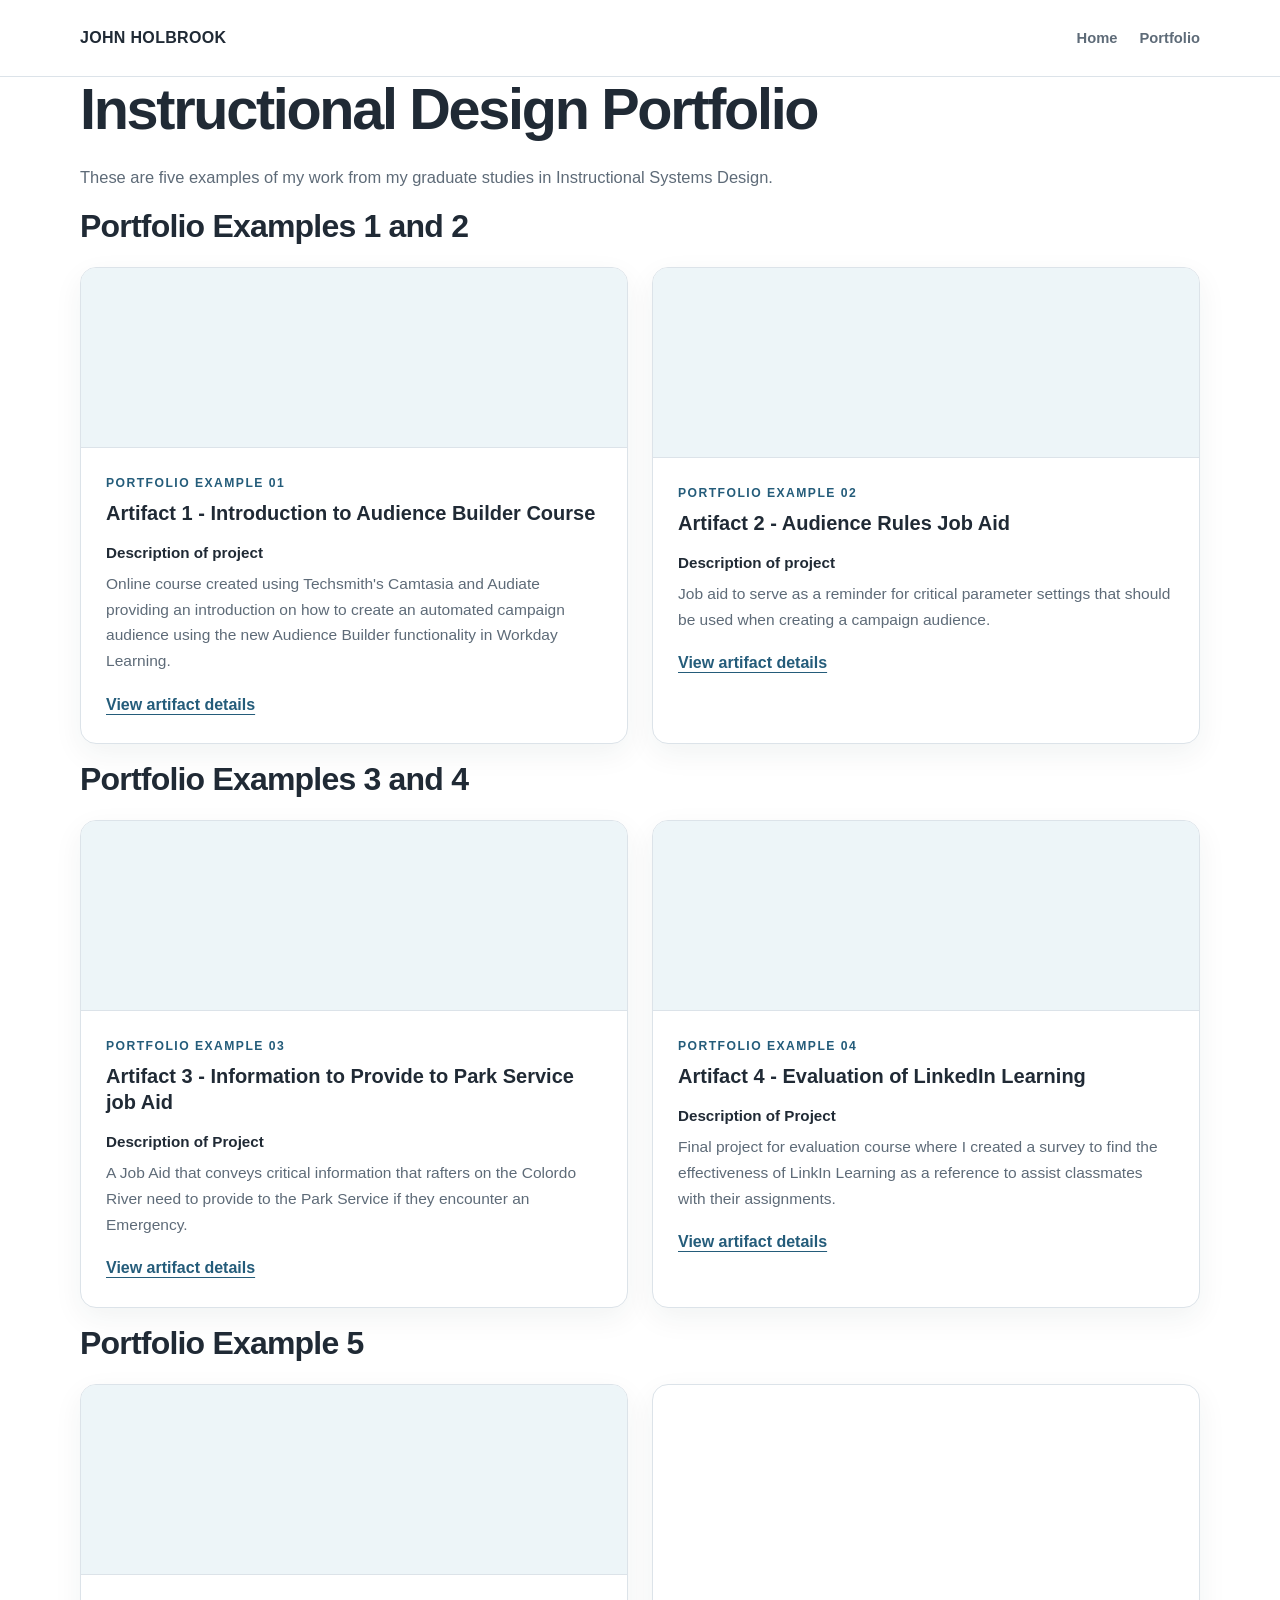
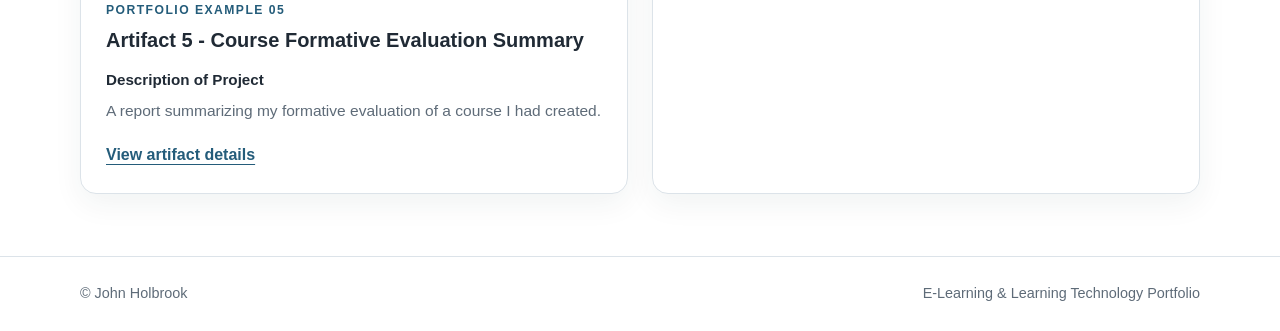
<file: elearning_portfolio.html>
<!DOCTYPE html>
<html lang="en"><head><meta charset="UTF-8"><meta name="viewport" content="width=device-width, initial-scale=1.0"><meta name="description" content="Five e-learning portfolio artifacts by John Holbrook."><title>Portfolio | John Holbrook</title><link rel="stylesheet" href="styles.css"></head><body><div class="site-root"><header class="topbar"><div class="container topbar-inner"><a class="brand" href="index.html">JOHN HOLBROOK</a><nav aria-label="Main navigation"><a href="index.html">Home</a><a href="elearning_portfolio.html">Portfolio</a></nav></div></header><main><section class="intro"><div class="container"><h1>Instructional Design Portfolio</h1><p class="intro-copy">These are five examples of my work from my graduate studies in Instructional Systems Design.</p></div></section><section class="content-section"><div class="container"><p><h2>Portfolio Examples 1 and 2</h2><div class="project-grid"><article class="project-card">
<a class="artifact-image-link" href="artifact1.html" aria-label="Open Artifact 1 page">

<div class="project-art project-art-1"><span class="visually-hidden">Open Artifact 1 - Introduction to Audience Builder Course</span></div>
</a><div class="project-content"><p class="project-number">Portfolio Example 01</p>

<h3>Artifact 1 - Introduction to Audience Builder Course</h3><h4 class="description-label">Description of project</h4><p class="project-description">Online course created using Techsmith's Camtasia and Audiate providing an introduction on how to create an automated campaign audience using the new Audience Builder functionality in Workday Learning.</p><a class="project-link" href="artifact1.html">View artifact details</a></div></article><article class="project-card">
<a class="artifact-image-link artifact-2-image" href="artifact2.html" aria-label="Open Artifact 2 - Audience Rules Job Aid">

<div class="project-art project-art-2"><span class="visually-hidden">Open Artifact 2 - Audience Reminders Job Aid</span></div>
</a><div class="project-content"><p class="project-number">Portfolio Example 02</p>

<h3>Artifact 2 - Audience Rules Job Aid</h3><h4 class="description-label">Description of project</h4><p class="project-description">Job aid to serve as a reminder for critical parameter settings that should be used when creating a campaign audience.</p><a class="project-link" href="artifact2.html">View artifact details</a></div></article></div></div></section><section class="content-section"><div class="container">
<p>
<h2>Portfolio Examples 3 and 4</h2>

<div class="project-grid"><article class="project-card">

<a class="artifact-image-link" href="artifact3.html" aria-label="Open Artifact 3 page">

<div class="project-art project-art-3"><span class="visually-hidden">Open Artifact 3 - Instructions to Provide to Park Service Job Aid</span></div>
</a><div class="project-content"><p class="project-number">Portfolio Example 03</p>


<h3>Artifact 3 - Information to Provide to Park Service job Aid</h3><h4 class="description-label">Description of Project</h4><p class="project-description">A Job Aid that conveys critical information that rafters on the Colordo River need to provide to the Park Service if they encounter an Emergency.</p><a class="project-link" href="artifact3.html">View artifact details</a></div></article><article class="project-card">
<a class="artifact-image-link artifact-4-image" href="artifact4.html" aria-label="Open Artifact 4 - Evaluation of LinkedIn Learning">

<div class="project-art project-art-4"><span class="visually-hidden">Open Artifact 4 - Evaluation of LinkedIn Learning</span></div>
</a><div class="project-content"><p class="project-number">Portfolio Example 04</p>


<h3>Artifact 4 - Evaluation of LinkedIn Learning</h3>
<h4 class="description-label">Description of Project</h4><p class="project-description">Final project for evaluation course where I created a survey to find the effectiveness of LinkIn Learning as a reference to assist classmates with their assignments.</p><a class="project-link" href="artifact4.html">View artifact details</a></div></article></div></div></section>

<section class="content-section final-project"><div class="container">

<p>

<h2>Portfolio Example 5</h2>

<div class="project-grid"><article class="project-card">

<a class="artifact-image-link" href="artifact5.html" aria-label="Open Artifact 5 page">

<div class="project-art project-art-5"><span class="visually-hidden">Open Artifact 5 - Course Formative Evaluation Summary</span></div>
</a><div class="project-content"><p class="project-number">Portfolio Example 05</p>


<h3>Artifact 5 - Course Formative Evaluation Summary</h3><h4 class="description-label">Description of Project</h4><p class="project-description">A report summarizing my formative evaluation of a course I had created.</p><a class="project-link" href="artifact5.html">View artifact details</a></div></article><article class="project-card">
<a class="artifact-image-link artifact-5-image" href="artifact5.html" aria-label="Open Artifact 5 - Course Formative Evaluation Summary">

</div></a></div></article></div></div></section>

</main><footer><div class="container"><span>© John Holbrook</span><span>E-Learning &amp; Learning Technology Portfolio</span></div></footer></div></body></html>
</file>
<file: styles.css>
/* Shared portfolio styles. Blue section rules match the cyan-blue circuit accents. */
:root {
  --page: #ffffff;
  --surface: #ffffff;
  --text: #202a35;
  --muted: #5e6b78;
  --line: #dce3e9;
  --accent: #245c7a;
  --circuit-blue: #19bce8;
  --accent-soft: #edf5f8;
  --shadow: 0 10px 30px rgba(24, 43, 58, 0.06);
}
* { box-sizing: border-box; }
html { scroll-behavior: smooth; }
body {
  margin: 0;
  background: var(--page);
  color: var(--text);
  font-family: Arial, Helvetica, sans-serif;
  line-height: 1.65;
}
a { color: var(--accent); }
a:focus-visible { outline: 3px solid var(--circuit-blue); outline-offset: 4px; }
.site-root { min-height: 100vh; background: var(--page); }
.container { width: min(1120px, calc(100% - 40px)); margin: 0 auto; }

.topbar { border-bottom: 1px solid var(--line); background: var(--surface); }
.topbar-inner {
  min-height: 76px;
  display: flex;
  align-items: center;
  justify-content: space-between;
  gap: 24px;
}
.brand {
  color: var(--text);
  text-decoration: none;
  font-size: 1rem;
  font-weight: 750;
  letter-spacing: .02em;
}
nav { display: flex; gap: 22px; flex-wrap: wrap; }
nav a {
  color: var(--muted);
  text-decoration: none;
  font-size: .92rem;
  font-weight: 700;
}
nav a:hover, nav a:focus-visible, nav a[aria-current="page"] { color: var(--accent); }

.welcome-section {
  padding: 16px 0 28px;
  border-bottom: 3px solid var(--circuit-blue);
}
.welcome-layout {
  display: grid;
  grid-template-columns: minmax(0, 1.05fr) minmax(0, .95fr);
  align-items: center;
  gap: clamp(28px, 4vw, 54px);
}
.welcome-copy { min-width: 0; }
.eyebrow {
  margin: 0 0 10px;
  color: var(--accent);
  font-size: .78rem;
  font-weight: 800;
  letter-spacing: .14em;
  text-transform: uppercase;
}
h1 {
  max-width: 850px;
  margin: 0;
  font-size: clamp(2.1rem, 5vw, 3.6rem);
  line-height: 1.12;
  letter-spacing: -.04em;
}
h2 {
  margin: 0 0 22px;
  font-size: clamp(1.45rem, 3vw, 2rem);
  line-height: 1.2;
  letter-spacing: -.025em;
}
h3 { margin: 0 0 14px; font-size: 1.25rem; line-height: 1.3; }
.intro-copy {
  max-width: 820px;
  margin: 22px 0 0;
  color: var(--muted);
  font-size: 1.03rem;
}

.welcome-image-wrap {
  width: 100%;
  min-width: 0;
  overflow: hidden;
  border-radius: 12px;
  background: #f6fbfd;
}
.welcome-image {
  display: block;
  width: 100%;
  height: auto;
  aspect-ratio: 3 / 2;
  object-fit: cover;
  object-position: center;
}

..content-section { padding: 44px 0 0; }
.separated-section { border-bottom: 3px solid var(--circuit-blue); padding-bottom: 42px; }
.section-copy { max-width: 100%; margin: 0; color: var(--muted); }
.final-project { padding-bottom: 48px; }
.resume-links { display: flex; gap: 14px; flex-wrap: wrap; margin-top: 18px; }
.resume-links a {
  display: inline-block;
  padding: 10px 15px;
  border: 1px solid var(--line);
  border-radius: 8px;
  font-weight: 700;
  text-decoration: none;
}

.project-grid { display: grid; grid-template-columns: repeat(2, minmax(0, 1fr)); gap: 24px; }
.project-card { min-width: 0; overflow: hidden; border: 1px solid var(--line); border-radius: 16px; background: var(--surface); box-shadow: var(--shadow); }
.project-art { min-height: 190px; display: grid; place-items: center; padding: 24px; background: var(--accent-soft); border-bottom: 1px solid var(--line); }
.placeholder-mark { width: 82px; height: 82px; display: grid; place-items: center; border: 1px solid #9ab8c8; border-radius: 22px; color: var(--accent); font-size: 2rem; font-weight: 800; }
.project-content { padding: 25px; }
.project-number { margin: 0 0 7px; color: var(--accent); font-size: .76rem; font-weight: 800; letter-spacing: .12em; text-transform: uppercase; }
.description-label { margin: 0 0 6px; font-size: .95rem; font-weight: 750; }
.project-description { margin: 0; color: var(--muted); font-size: .97rem; }
.project-link { display: inline-block; margin-top: 18px; color: var(--accent); font-weight: 750; text-underline-offset: 4px; }
.artifact-image-link { display: block; color: inherit; text-decoration: none; background-position: top center; }
.artifact-image-link:focus-visible { outline-offset: -5px; }
.artifact-image { display: inline-block; width: auto; height: 100%; max-height: 240px; justify-content: left;}
.final-project { padding-bottom: 62px; }
footer {
  margin-top: 0;
  padding: 25px 0;
  border-top: 1px solid var(--line);
  color: var(--muted);
  font-size: .9rem;
}
footer .container { display: flex; justify-content: space-between; gap: 12px; flex-wrap: wrap; }

@media (max-width: 760px) {
  .topbar-inner {
    align-items: flex-start;
    flex-direction: column;
    justify-content: center;
    padding: 18px 0;
    gap: 12px;
  }
  nav { gap: 16px; }
  .welcome-section { padding: 40px 0 34px; }
  .welcome-layout { grid-template-columns: 1fr; gap: 28px; }
  .welcome-image-wrap { max-width: 640px; }
  .content-section { padding-top: 34px; }
  .separated-section { padding-bottom: 34px; }
}

@media (prefers-reduced-motion: reduce) {
  html { scroll-behavior: auto; }
}

/* Artifact 1: responsive background image */
.project-art-1 {
 /*  max-width: 100%;*/
  max-height: 180px;
  width: 100%;
  aspect-ratio: 16 / 9;
  min-height: 100px;
  padding: 0;
  overflow: hidden;

  background-image: url("https://jholbrook-portfolio.s3.us-east-2.amazonaws.com/Artifact_1_Intro_to_Audience_Builder_Cover_Image.png");
  background-size: 60%;
  background-position: top center;
  background-repeat: no-repeat;
}
/* Accessible text that does not appear visually */
.visually-hidden {
  position: absolute;
  width: 1px;
  height: 1px;
  padding: 0;
  margin: -1px;
  overflow: hidden;
  clip: rect(0, 0, 0, 0);
  white-space: nowrap;
  border: 0;
}


/* Keep the clickable image area responsive */
.artifact-1-image {
  display: block;
  width: 100%;
}


/* Artifact 2: responsive background image */
.project-art-2 {
 /*  max-width: 100%;*/
  max-height: 190px;
  width: 100%;
  aspect-ratio: 16 / 9;
  min-height: 140px;
  padding: 0;
  overflow: hidden;

  background-image: url("https://jholbrook-portfolio.s3.us-east-2.amazonaws.com/Artifact_2_Audience_Job_Aid_cover_image.png");
  background-size: cover;
  background-position: top center;
  background-repeat: no-repeat;
}


/* Keep the clickable image area responsive */
.artifact-2-image {
  display: block;
  width: 100%;
}

/* Artifact 3: responsive background image */
.project-art-3 {
 /*  max-width: 100%;*/
  max-height: 190px;
  width: 100%;
  aspect-ratio: 16 / 9;
  min-height: 140px;
  padding: 0;
  overflow: hidden;

  background-image: url("https://jholbrook-portfolio.s3.us-east-2.amazonaws.com/Artifact_3_Information_to_Provide_to_Park_Service_Job_Aid_cover_image.png");
  background-size: cover;
  background-position: top center;
  background-repeat: no-repeat;
}


/* Keep the clickable image area responsive */
.artifact-3-image {
  display: block;
  width: 100%;
}

/* Artifact 4: responsive background image */
.project-art-4 {
 /*  max-width: 100%;*/
  max-height: 190px;
  width: 100%;
  aspect-ratio: 16 / 9;
  min-height: 110px;
  padding: 0;
  overflow: hidden;

  background-image: url("https://jholbrook-portfolio.s3.us-east-2.amazonaws.com/Artifact_4_Evaluation+of+LinkedIn+Learning+as+a+Resource+for+Class+Assignments.png");
  background-size: cover;
  background-position: top center;
  background-repeat: no-repeat;
}


/* Keep the clickable image area responsive */
.artifact-4-image {
  display: block;
  width: 100%;
}




/* Artifact 5: responsive background image */
.project-art-5 {
 /*  max-width: 100%;*/
  max-height: 190px;
  width: 100%;
  aspect-ratio: 16 / 9;
  min-height: 110px;
  padding: 0;
  overflow: hidden;

  background-image: url("https://jholbrook-portfolio.s3.us-east-2.amazonaws.com/Artifact_5_Formative_Evaluation_Summary_of_Course.png");
  background-size: cover;
  background-position: top center;
  background-repeat: no-repeat;
}


/* Keep the clickable image area responsive */
.artifact-5-image {
  display: block;
  width: 100%;
}
</file>
